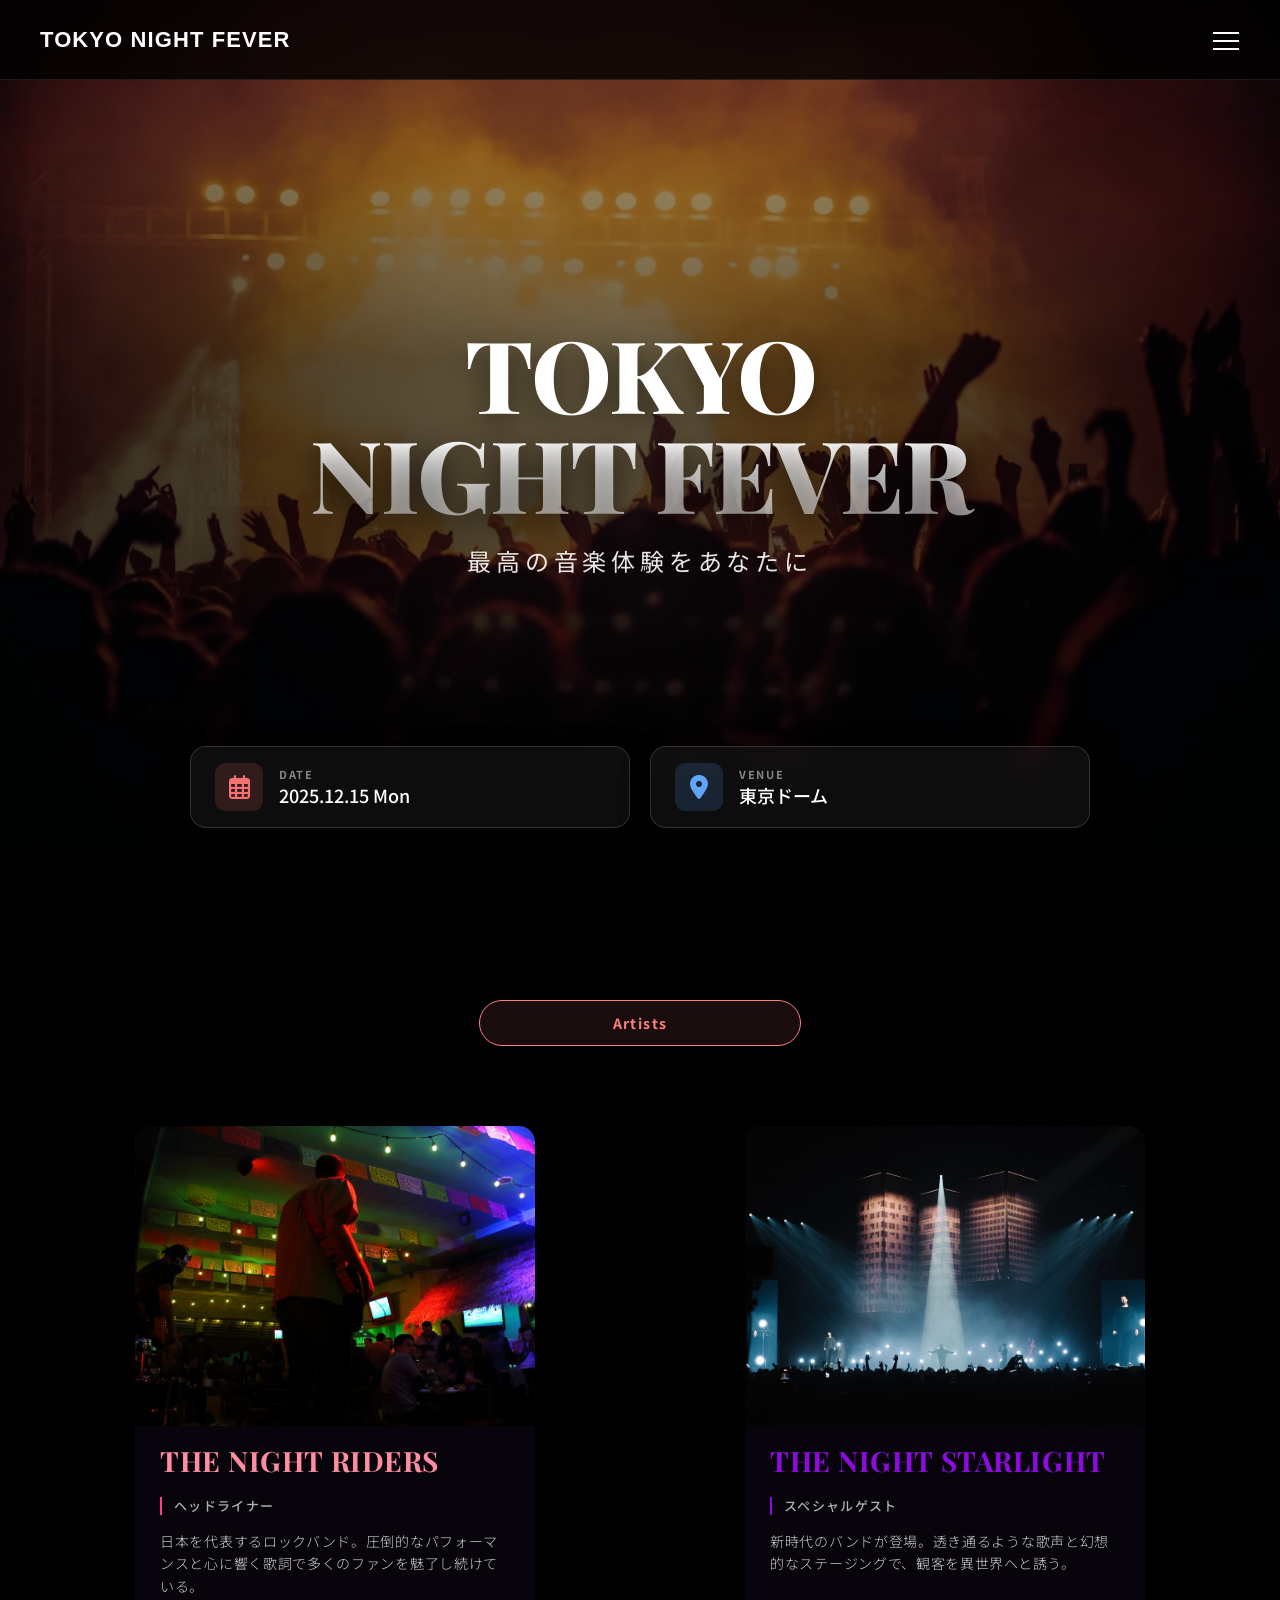
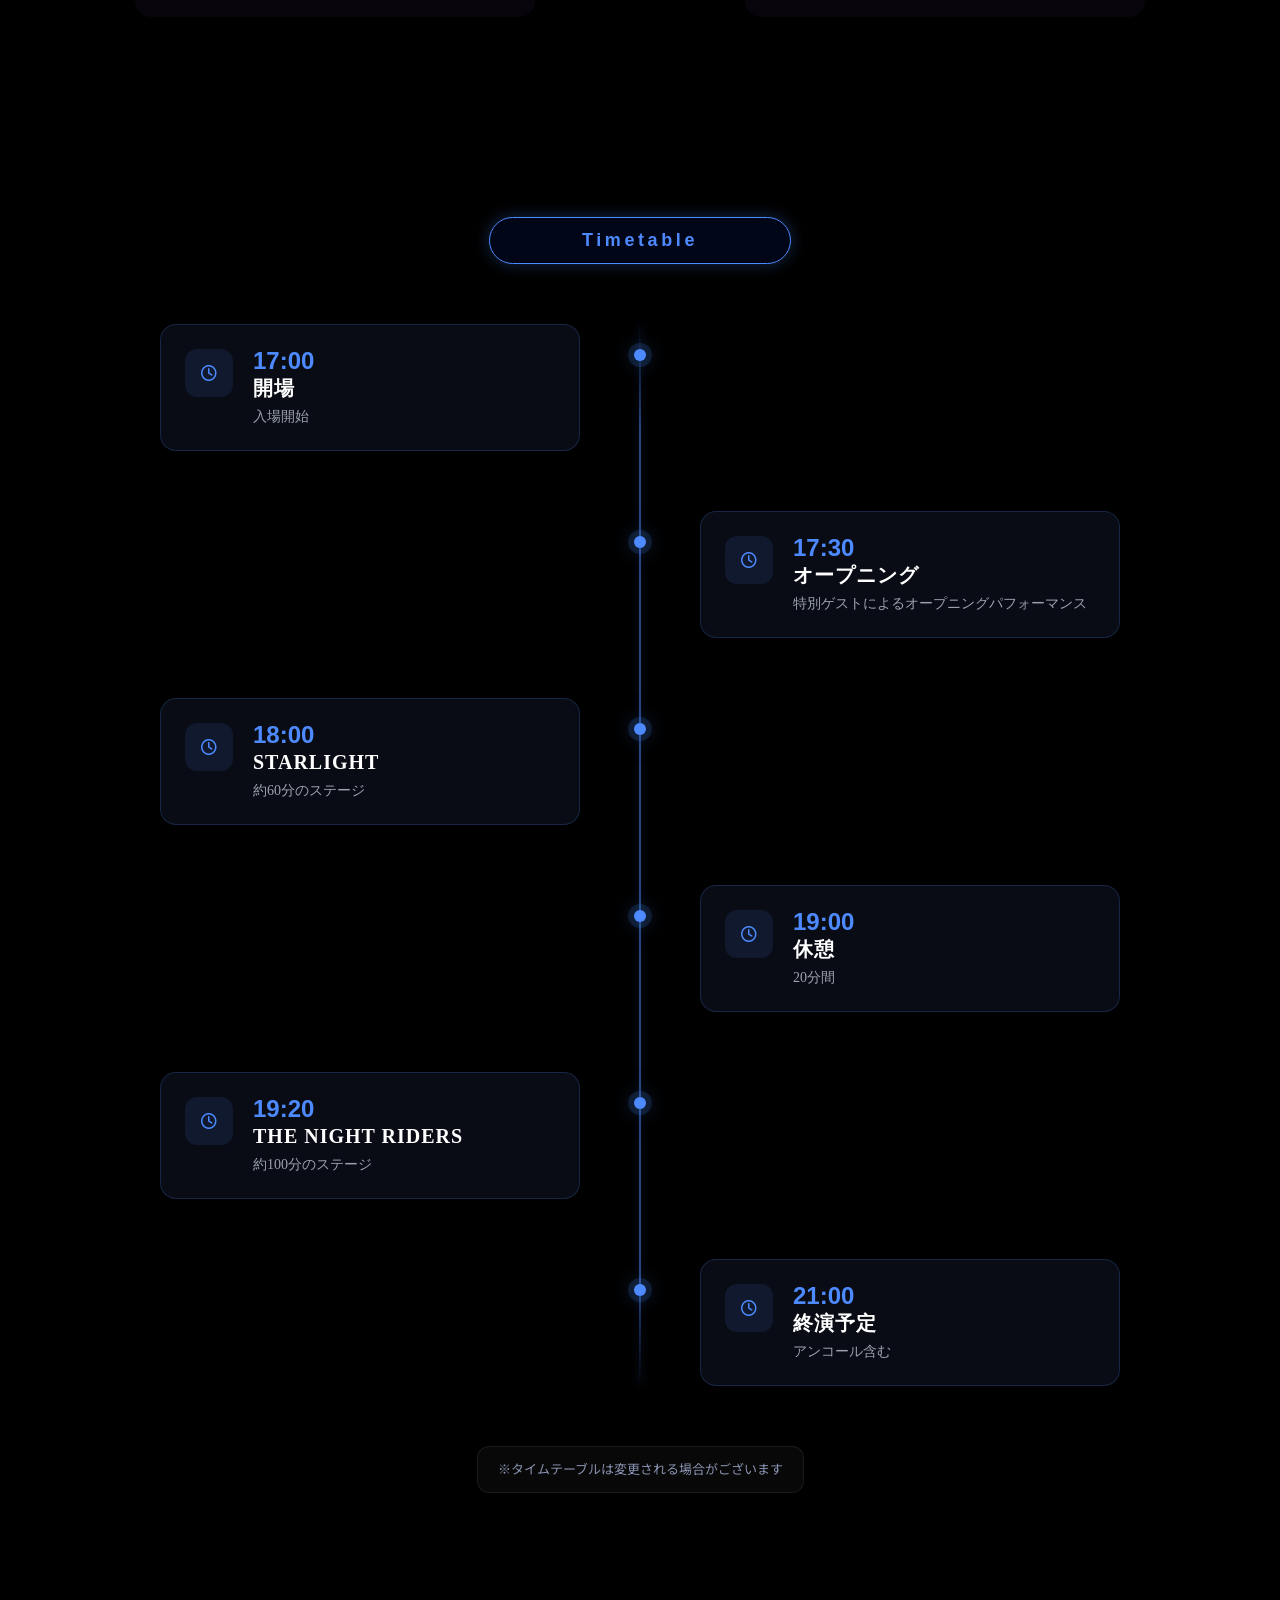
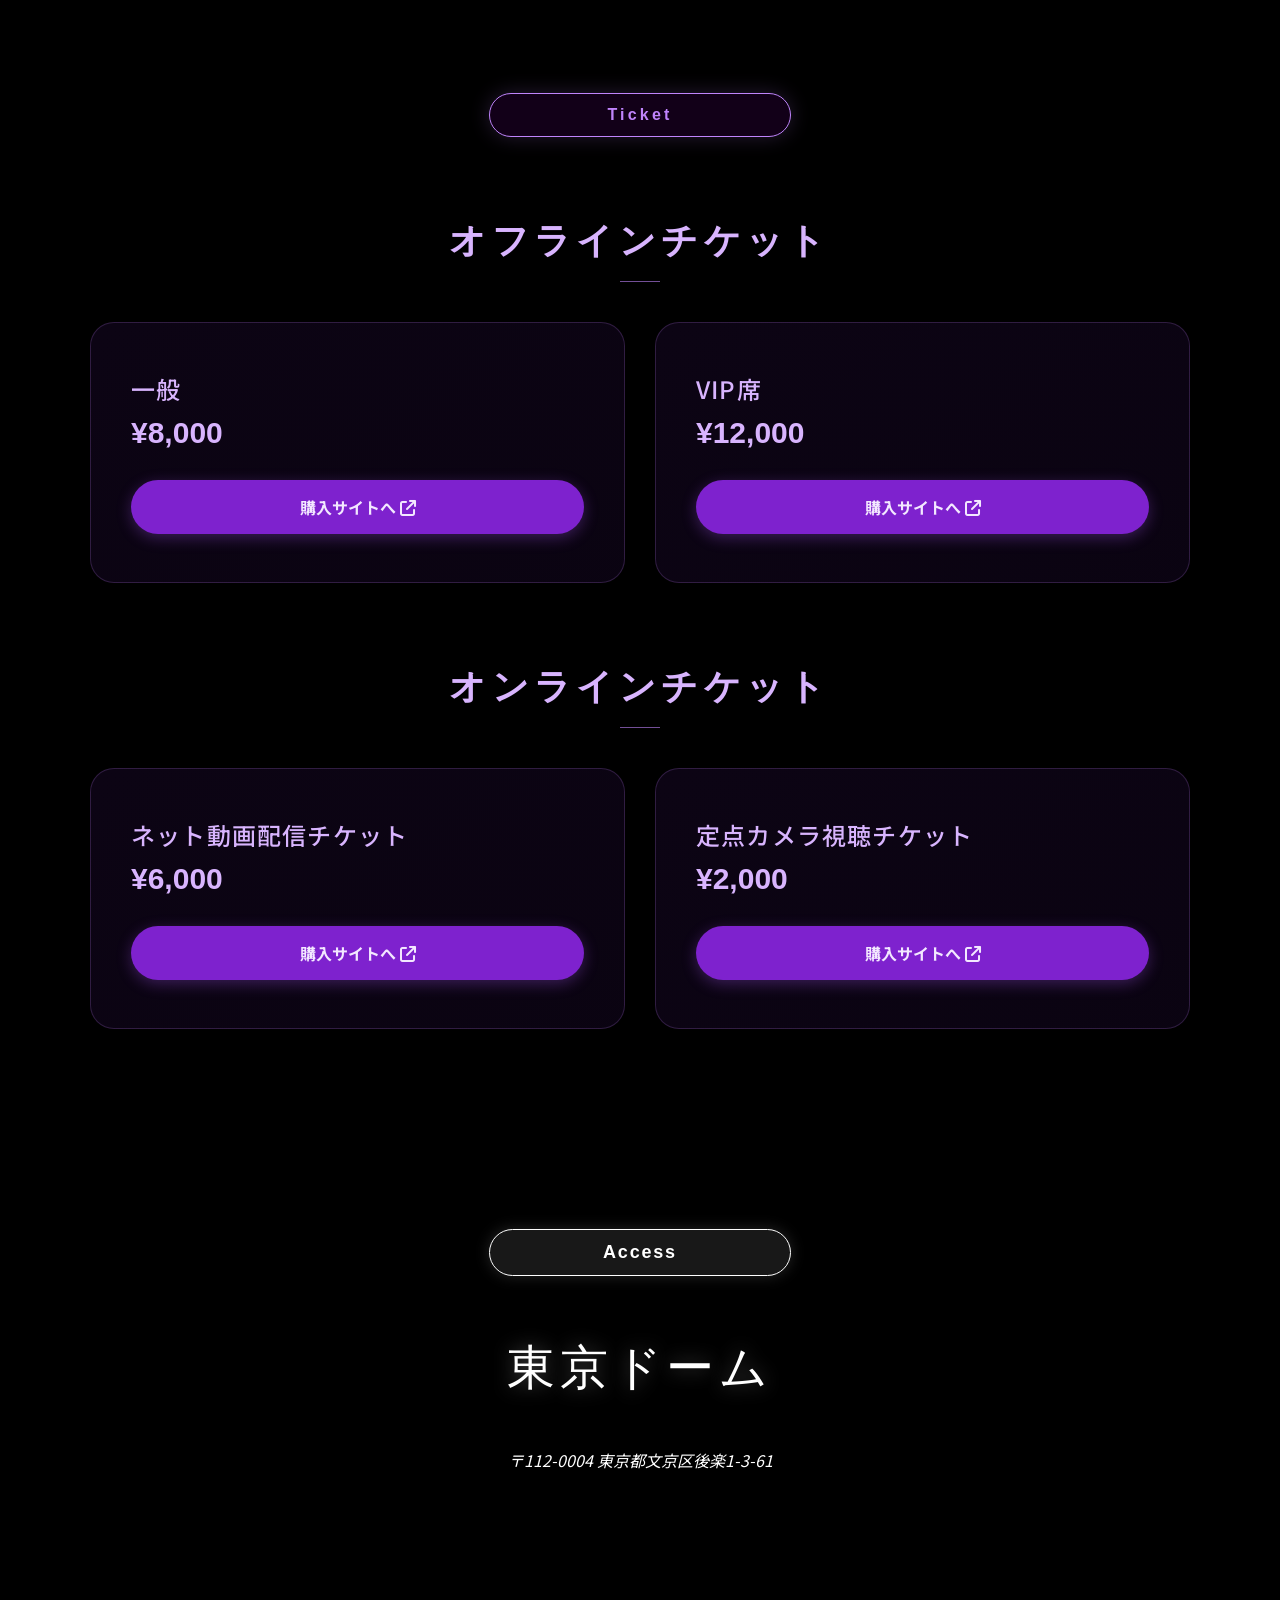
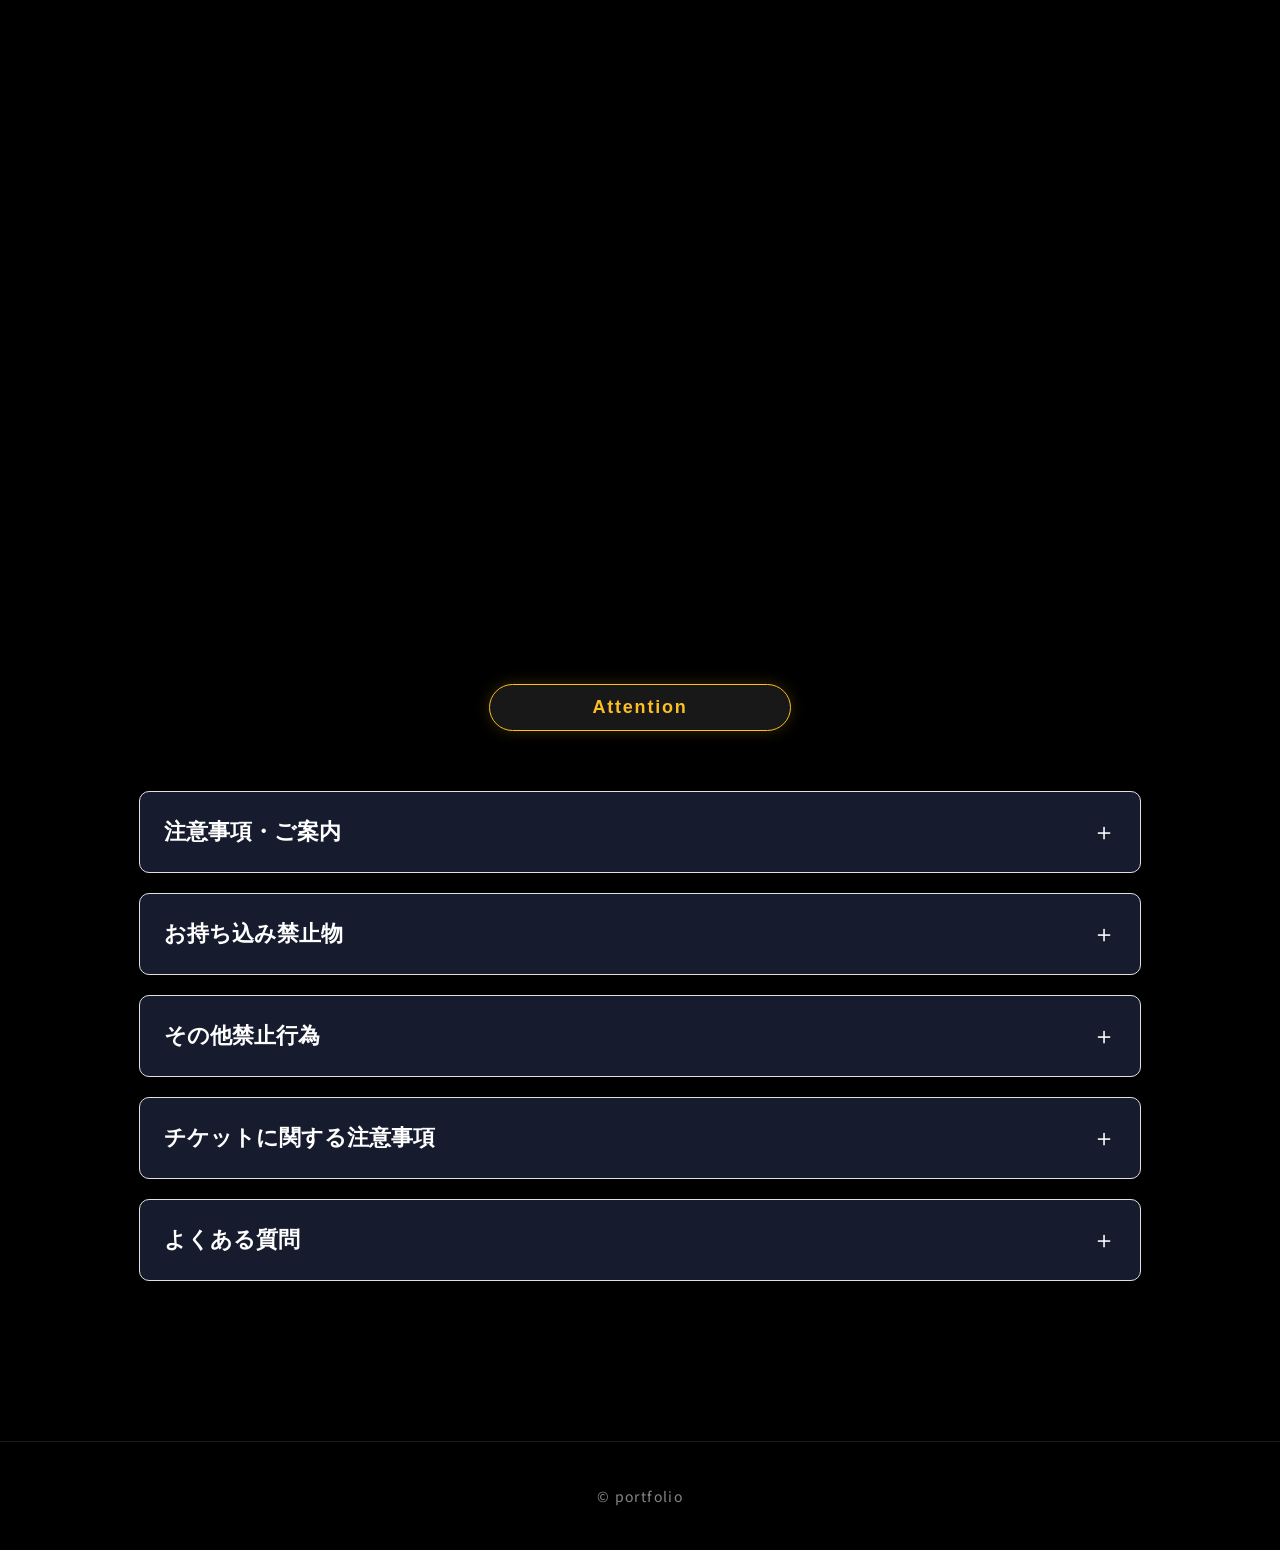
<file: index.html>
<!DOCTYPE html>
<html lang="ja">
<head>
  <meta charset="UTF-8">
  <meta name="viewport" content="width=device-width, initial-scale=1.0">
  
  <title>TOKYO NIGHT FEVER</title>
  
  <link rel="preconnect" href="https://fonts.googleapis.com">
  <link rel="preconnect" href="https://fonts.gstatic.com" crossorigin>
  <link href="https://fonts.googleapis.com/css2?family=Playfair+Display:wght@700&family=Noto+Sans+JP:wght@300;400;500&display=swap" rel="stylesheet"> 
  <link rel="stylesheet" href="https://cdnjs.cloudflare.com/ajax/libs/font-awesome/6.4.0/css/all.min.css">
  <link rel="stylesheet" href="live.css"> 
</head>
<body>

  <header class="header">
    <div class="header-logo">TOKYO NIGHT FEVER</div>

<!--メニューボタン-->
    <button class="hamburger-overlay" aria-label="メニュー" aria-controls="overlay-menu" aria-expanded="false">
      <span class="hamburger-overlay_line"></span>
      <span class="hamburger-overlay_line"></span>
      <span class="hamburger-overlay_line"></span>
    </button>

    <nav id="overlay-menu" class="nav-overlay" aria-hidden="true">
      <div class="nav-overlay_content">
        <ul class="nav-overlay_list">
         <li class="nav-overlay_item"><a href="#top" class="nav-overlay_link">Top</a></li>
         <li class="nav-overlay_item"><a href="#artists" class="nav-overlay_link">Artists</a></li>
         <li class="nav-overlay_item"><a href="#timetable" class="nav-overlay_link">Timetable</a></li>
         <li class="nav-overlay_item"><a href="#ticket" class="nav-overlay_link">Ticket</a></li>
         <li class="nav-overlay_item"><a href="#access" class="nav-overlay_link">Access</a></li>
         <li class="nav-overlay_item"><a href="#attention" class="nav-overlay_link">Attention</a></li>
       </ul>
     </div>
   </nav>
</header>

<main>

<!--タイトル-->    
    <section id="top" class="hero-area">                         <!--loadingはページ読み込みと同時に即座に取得・表示する-->
      <img src="images/Top.png" alt="TOKYO NIGHT FEVER メインビジュアル" loading="eager">
      <div class="image-overlay"></div>
      
    <div class="hero-content">
      <h1 class="hero-title">TOKYO<br><span class="gradient-text">NIGHT FEVER</span></h1>
      <p class="hero-subtitle">最高の音楽体験をあなたに</p>
    </div>
   
<!--日付-->      
    <div class="info-cards">
      <div class="info-card">
        <div class="info-card-date_icon">
          <i class="fa-regular fa-calendar-days"></i>
        </div>
        <div class="info-card_content">
          <span class="info-card_label">DATE</span>
          <time datetime="2025-12-15" class="info-card_value">2025.12.15 Mon</time></div>
      </div>

<!--場所-->
        <div class="info-card">
            <div class="info-card-venue_icon">
            <i class="fa-solid fa-location-dot"></i>
          </div>
          <div class="info-card_content">
            <span class="info-card_label">VENUE</span>
            <span class="info-card_value">東京ドーム</span>
          </div>
        </div>
      </div> 
    </section>

<!--出演アーティスト-->
    <section id="artists" class="section-artists">
      <h2 class="artists-label">Artists</h2>
      <div class="artists-container">

        <article class="artist-card"> <div class="artist-card_image">
            <img src="images/artist1.png" alt="THE NIGHT RIDERS" loading="lazy">
          </div>
          <div class="artist-card_content">
            <h3 class="artist-name">THE NIGHT RIDERS</h3>
            <p class="artist-role">ヘッドライナー</p>
            <p class="artist-desc">日本を代表するロックバンド。圧倒的なパフォーマンスと心に響く歌詞で多くのファンを魅了し続けている。</p>
          </div>
        </article>

    <article class="artist-card">
      <div class="artist-card_image">
        <img src="images/artist2.png" alt="THE NIGHT STARLIGHT" loading="lazy">
      </div>
      <div class="artist-card_content">
        <h3 class="artist-name">THE NIGHT STARLIGHT</h3>
        <p class="artist-role">スペシャルゲスト</p>
        <p class="artist-desc">新時代のバンドが登場。透き通るような歌声と幻想的なステージングで、観客を異世界へと誘う。</p>
      </div>
    </article>
  </div>
</section>

<!--タイムスケジュール-->
<section id="timetable" class="section-timetable">
      <div class="timetable-container">
        <h2 class="section-label timetable-label">Timetable</h2>
        
        <div class="timetable-list">
          <div class="dual-row">
            <div class="event-box">
              <div class="box-icon-area"><i class="fa-regular fa-clock" aria-hidden="true"></i>
              </div>
              <div class="box-content">
                <time class="event-time">17:00</time>
                <h3 class="event-title">開場</h3>
                <p class="event-subtitle">入場開始</p>
              </div>
            </div>
          </div>

          <div class="dual-row">
            <div class="event-box">
              <div class="box-icon-area">
                <i class="fa-regular fa-clock" aria-hidden="true"></i>
              </div>
              <div class="box-content">
                <time class="event-time">17:30</time>
                <h3 class="event-title">オープニング</h3>
                <p class="event-subtitle">特別ゲストによるオープニングパフォーマンス</p>
              </div>
            </div>
          </div> 

          <div class="dual-row">
            <div class="event-box">
              <div class="box-icon-area">
                <i class="fa-regular fa-clock" aria-hidden="true"></i>
              </div>
              <div class="box-content">
                <time class="event-time">18:00</time>
                <h3 class="event-title">STARLIGHT</h3> <p class="event-subtitle">約60分のステージ</p>
              </div>
            </div>
          </div>

          <div class="dual-row">
            <div class="event-box">
              <div class="box-icon-area">
                <i class="fa-regular fa-clock" aria-hidden="true"></i>
              </div>
              <div class="box-content">
                <time class="event-time">19:00</time>
                <h3 class="event-title">休憩</h3>
                <p class="event-subtitle">20分間</p>
              </div>
            </div>
          </div>

          <div class="dual-row">
            <div class="event-box">
              <div class="box-icon-area">
                <i class="fa-regular fa-clock" aria-hidden="true"></i>
              </div>
              <div class="box-content">
                <time class="event-time">19:20</time>
                <h3 class="event-title">THE NIGHT RIDERS</h3>
                <p class="event-subtitle">約100分のステージ</p>
              </div>
            </div>
          </div>

          <div class="dual-row">
            <div class="event-box">
              <div class="box-icon-area">
                <i class="fa-regular fa-clock" aria-hidden="true"></i>
              </div>
              <div class="box-content">
                <time class="event-time">21:00</time>
                <h3 class="event-title">終演予定</h3>
                <p class="event-subtitle">アンコール含む</p>
              </div>
            </div>
          </div>

        </div> </div> <p class="timetable-card">※タイムテーブルは変更される場合がございます</p>
    </section>

<!--チケット-->
<section id="ticket" class="section-ticket">
  <h2 class="ticket-label">Ticket</h2>

  <div class="ticket-group">
    <h3 class="ticket-category-title">オフラインチケット</h3>
    <div class="ticket-container">
      <div class="ticket-card">
        <h4 class="ticket-name">一般</h4> <div class="ticket-price">¥8,000</div><!--new↓-->
        <a href="#" class="ticket-btn">購入サイトへ <i class="fa-solid fa-arrow-up-right-from-square" aria-hidden="true"></i></a>
      </div>
      <div class="ticket-card">
        <h4 class="ticket-name">VIP席</h4>
        <div class="ticket-price">¥12,000</div>
        <a href="#" class="ticket-btn">購入サイトへ <i class="fa-solid fa-arrow-up-right-from-square" aria-hidden="true"></i></a>
      </div>
    </div>
  </div>

  <div class="ticket-group">
    <h3 class="ticket-category-title">オンラインチケット</h3>
    <div class="ticket-container">
      <div class="ticket-card">
        <h4 class="ticket-name">ネット動画配信チケット</h4>
        <div class="ticket-price">¥6,000</div>
        <a href="#" class="ticket-btn">購入サイトへ <i class="fa-solid fa-arrow-up-right-from-square" aria-hidden="true"></i></a>
      </div>
      <div class="ticket-card">
        <h4 class="ticket-name">定点カメラ視聴チケット</h4>
        <div class="ticket-price">¥2,000</div>
        <a href="#" class="ticket-btn">購入サイトへ <i class="fa-solid fa-arrow-up-right-from-square" aria-hidden="true"></i></a>
      </div>
    </div>
  </div>
</section>

<!--マップ-->
<section id="access" class="section-access">
  <h2 class="section-label access-label">Access</h2>
  <div class="access-info">
    <p class="venue-name">東京ドーム</p>
    <address class="venue-address">〒112-0004 東京都文京区後楽1-3-61</address>
  </div>
  <div class="map-container">
    <iframe src="https://www.google.com/maps/embed?pb=!1m18!1m12!1m3!1d3239.836552588336!2d139.7493163757888!3d35.705639572579315!2m3!1f0!2f0!3f0!3m2!1i1024!2i768!4f13.1!3m3!1m2!1s0x60188c4782eed4f3%3A0x5058b288249e640e!2z5p2x5Lqs44OJ44O844Og!5e0!3m2!1sja!2sjp!4v1769517165965!5m2!1sja!2sjp" width="600" height="450" style="border:0;" allowfullscreen="" loading="lazy" referrerpolicy="no-referrer-when-downgrade"></iframe>
  </div>
</section>

<!--注意事項-->
<section id="attention" class="section-attention">
  <h2 class="attention-label">Attention</h2>
  <div class="attention-content-wrapper">
    <details class="dark-accordion">
      <summary>注意事項・ご案内</summary>
      <div class="accordion-content">
        <ul>
          <li>開場時間前のご来場・開演時間後の入場はお控えください</li>
          <li>公演中の入退場は制限される場合がございます</li>
          <li>天候・交通機関の事情等により、イベントが中止または延期となる場合がございます</li>
          <li>他のお客様のご迷惑となる行為はお控えください</li>
        </ul>
      </div>
    </details>

    <details class="dark-accordion">
      <summary>お持ち込み禁止物</summary>
      <div class="accordion-content">
        <ul>
          <li>危険物（刃物類、爆発物など）</li>
          <li>大きな荷物やキャリーケース</li>
          <li>ペットボトルを含む飲食物（会場内でお買い求めください）</li>
          <li>カメラ・ビデオカメラ・録音機器</li>
        </ul>
     </div>
    </details>

    <details class="dark-accordion">
      <summary>その他禁止行為</summary>
      <div class="accordion-content">
        <ul>
          <li>会場内での録音・録画は禁止されています</li>
          <li>転売目的でのご購入は固くお断りいたします</li>
          <li>スタンディング席での過度な押し合いや危険行為</li>
          <li>公演の進行を妨げる行為</li>
        </ul>
      </div>
    </details>

    <details class="dark-accordion">
      <summary>チケットに関する注意事項</summary>
      <div class="accordion-content">
        <ul>
          <li>オンラインチケットは先着順での販売となります</li>
          <li>購入後のキャンセル・変更はできません</li>
          <li>入場時には購入時の本人確認書類が必要です</li>
          <li>未就学児の入場はご遠慮ください</li>
        </ul>
      </div>
    </details>

    <details class="dark-accordion">
      <summary>よくある質問</summary>
      <div class="accordion-content faq-list">
        <div class="faq-item">
          <p class="faq-q">Q. 再入場はできますか？</p>
          <p class="faq-a">A. 原則として再入場は固くお断りしております。</p>
        </div>
        <div class="faq-item">
          <p class="faq-q">Q. クロークはありますか？</p>
          <p class="faq-a">A. 会場内にクロークはございません。駅等のロッカーをご利用ください。</p>
        </div>
      </div>
    </details>
  </div>
</section>

</main>
  
<footer class="footer">
  <p>&copy; portfolio</p>
</footer>
  
  <script src="live.js"></script> 
</body>
</html>
</file>
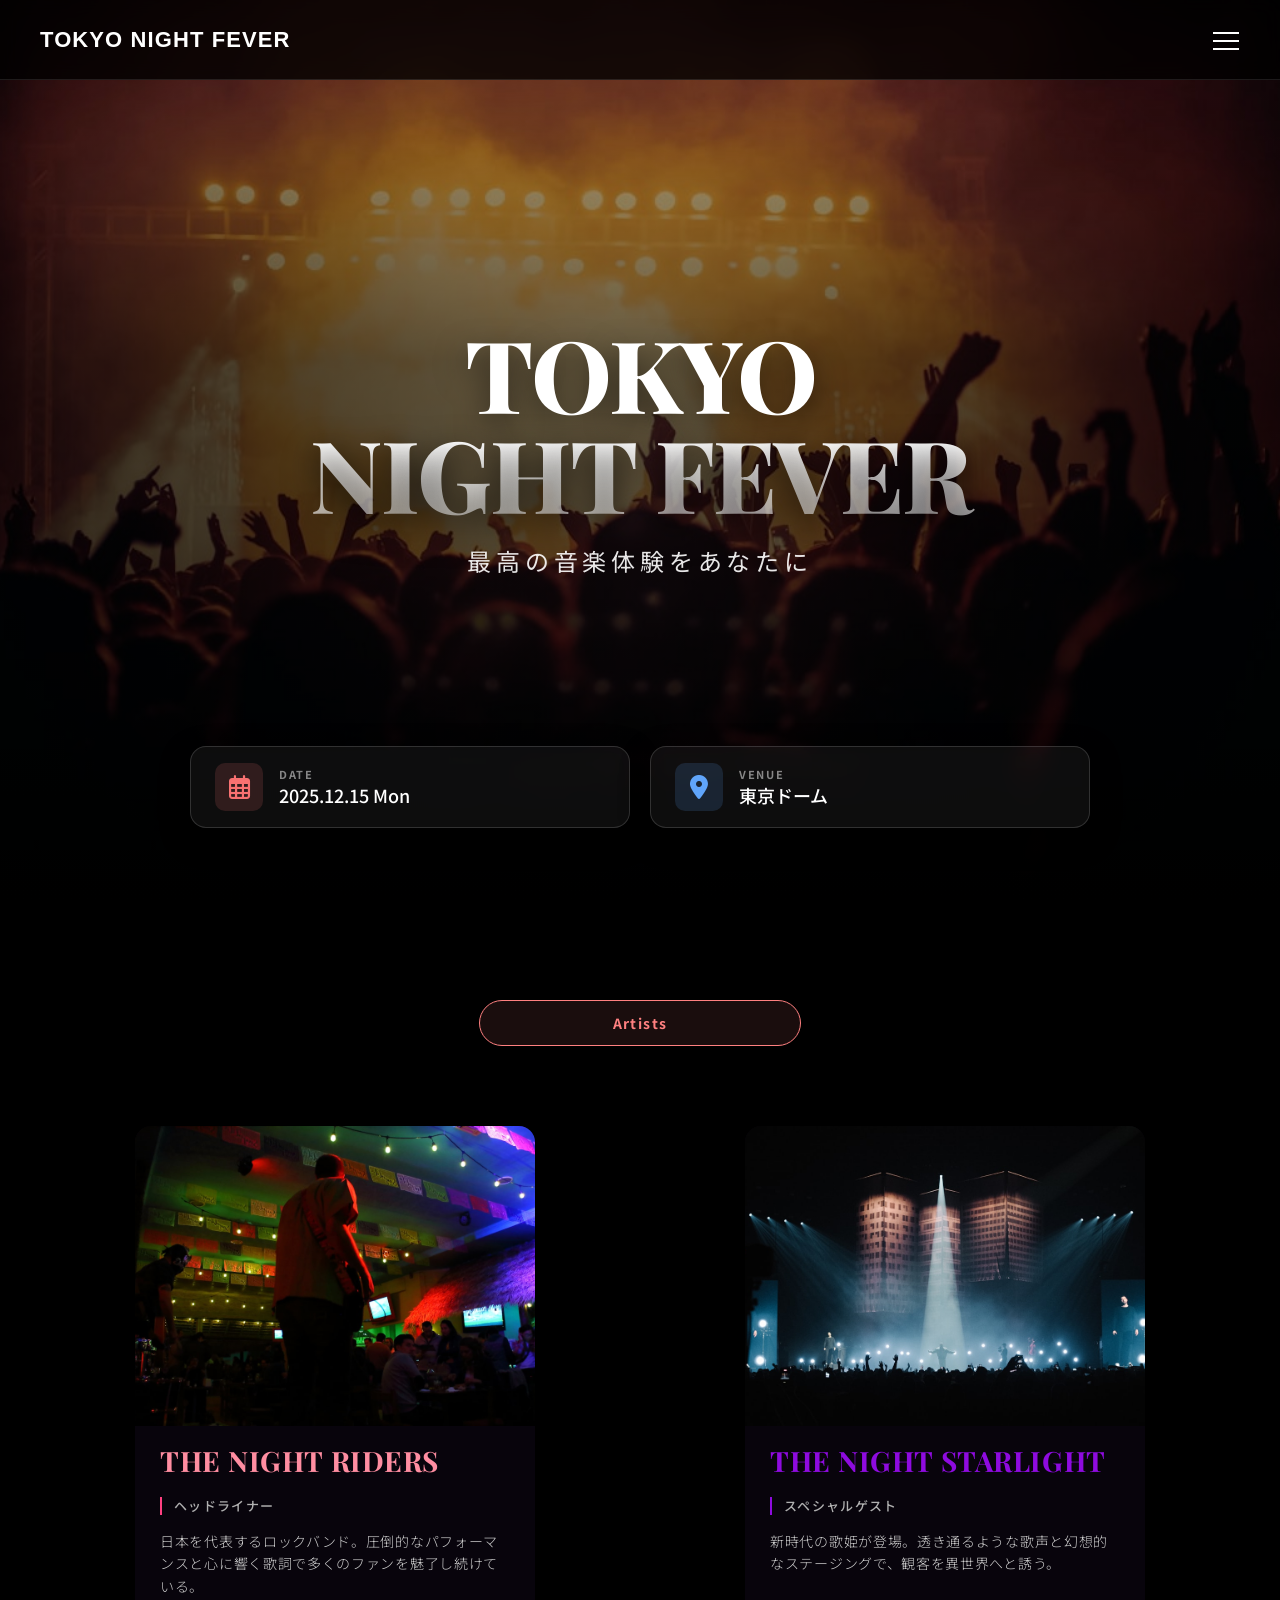
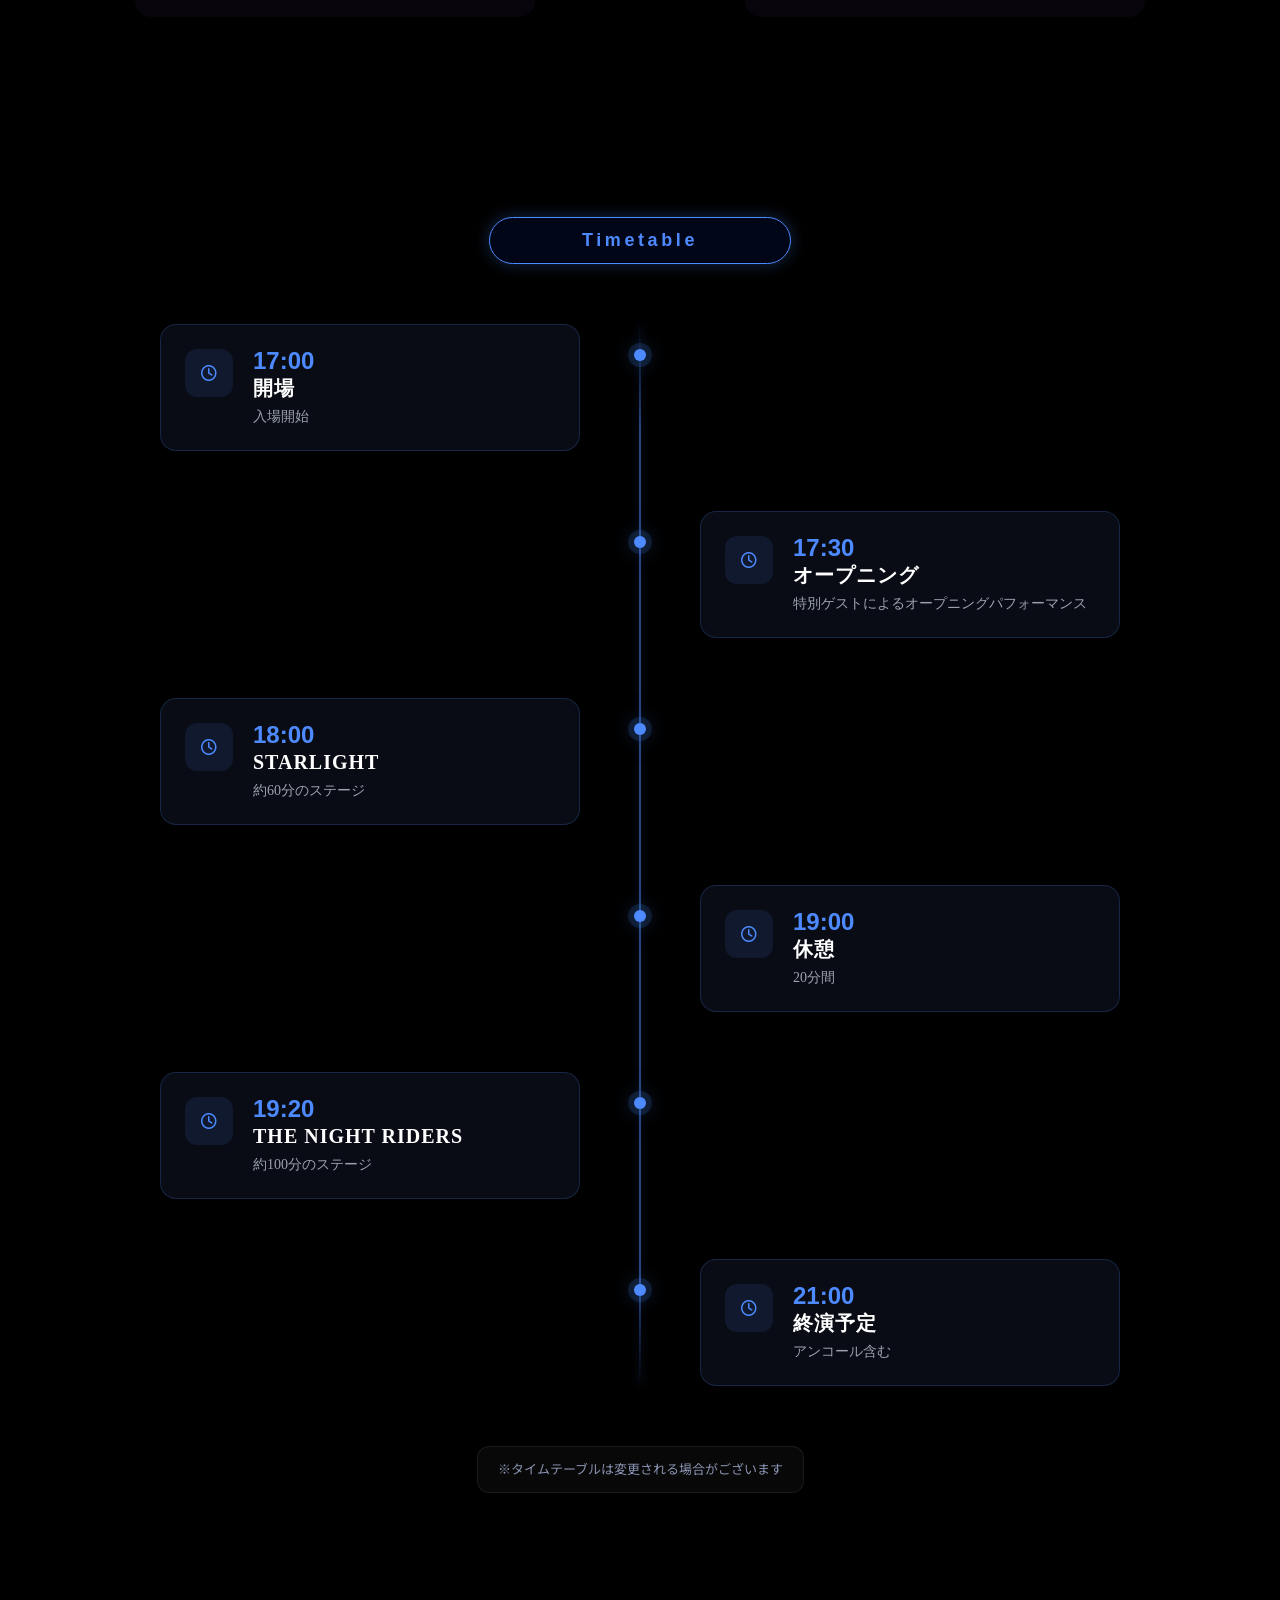
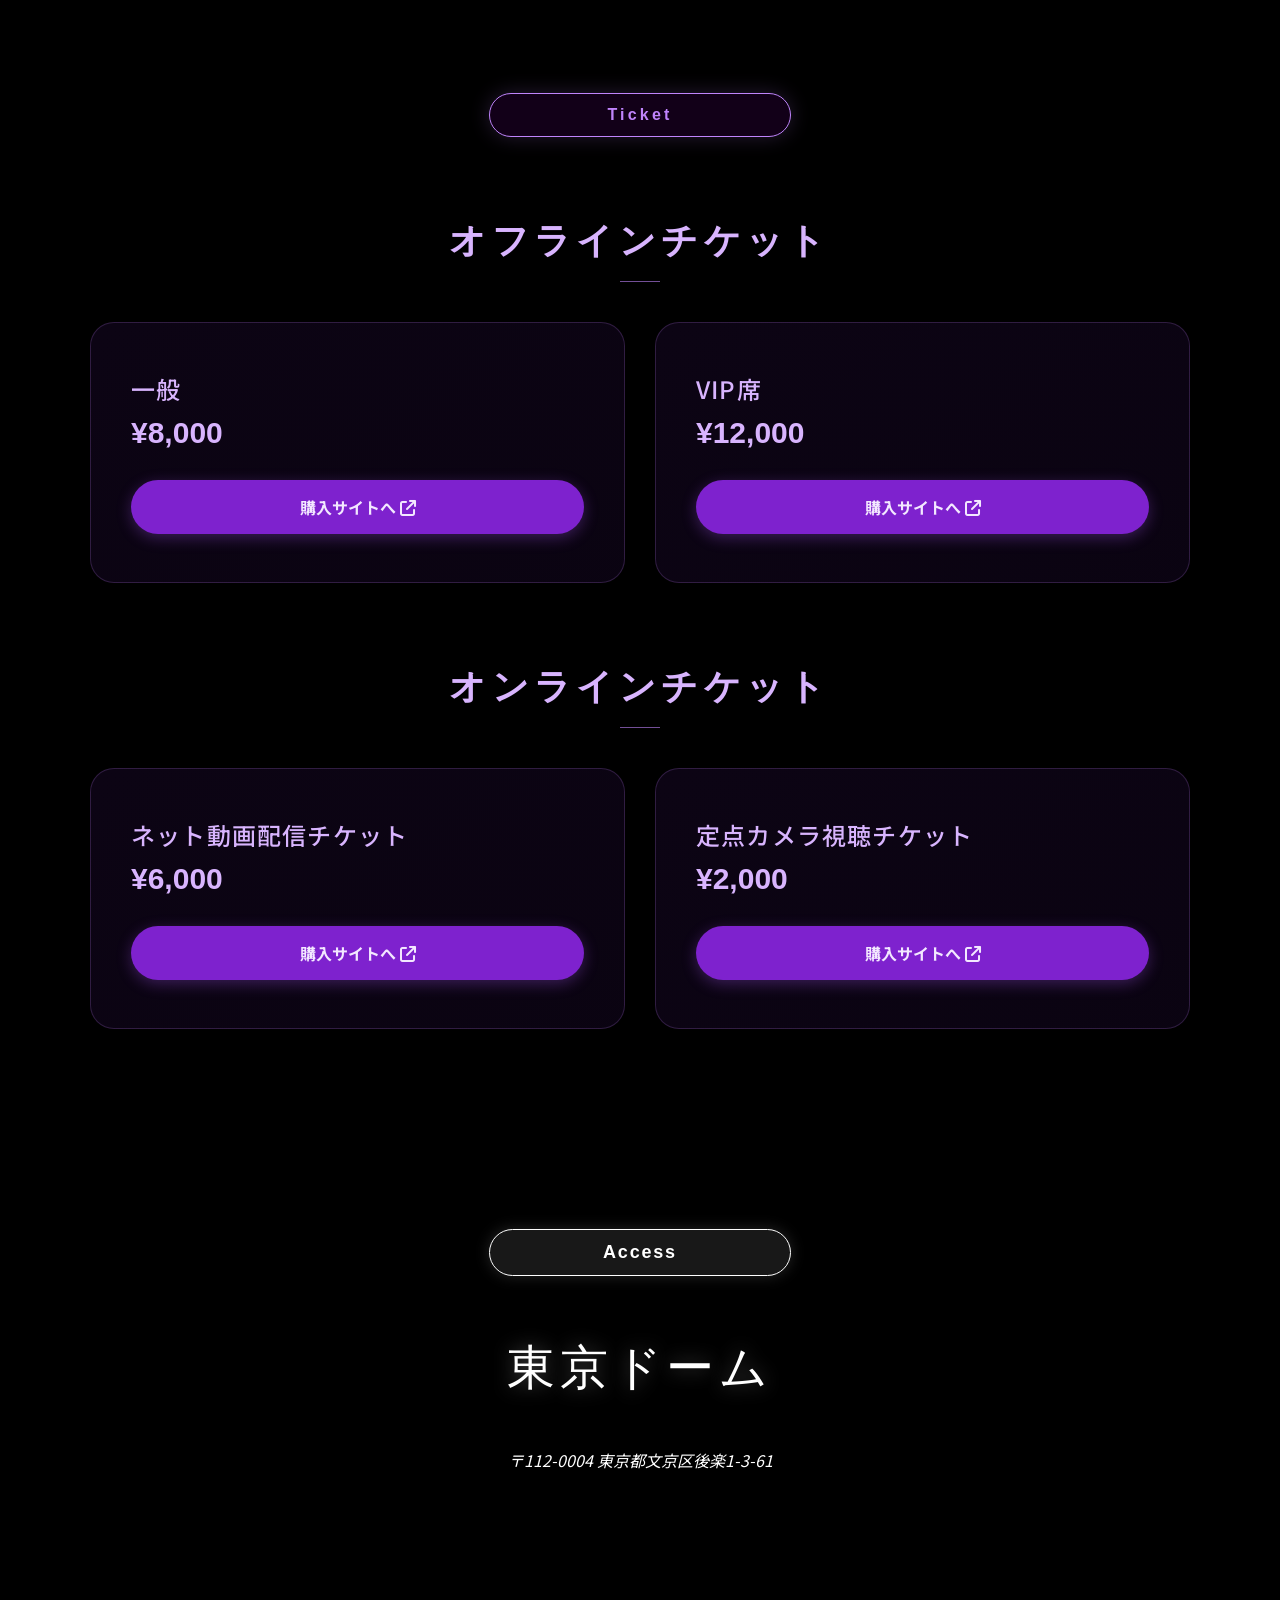
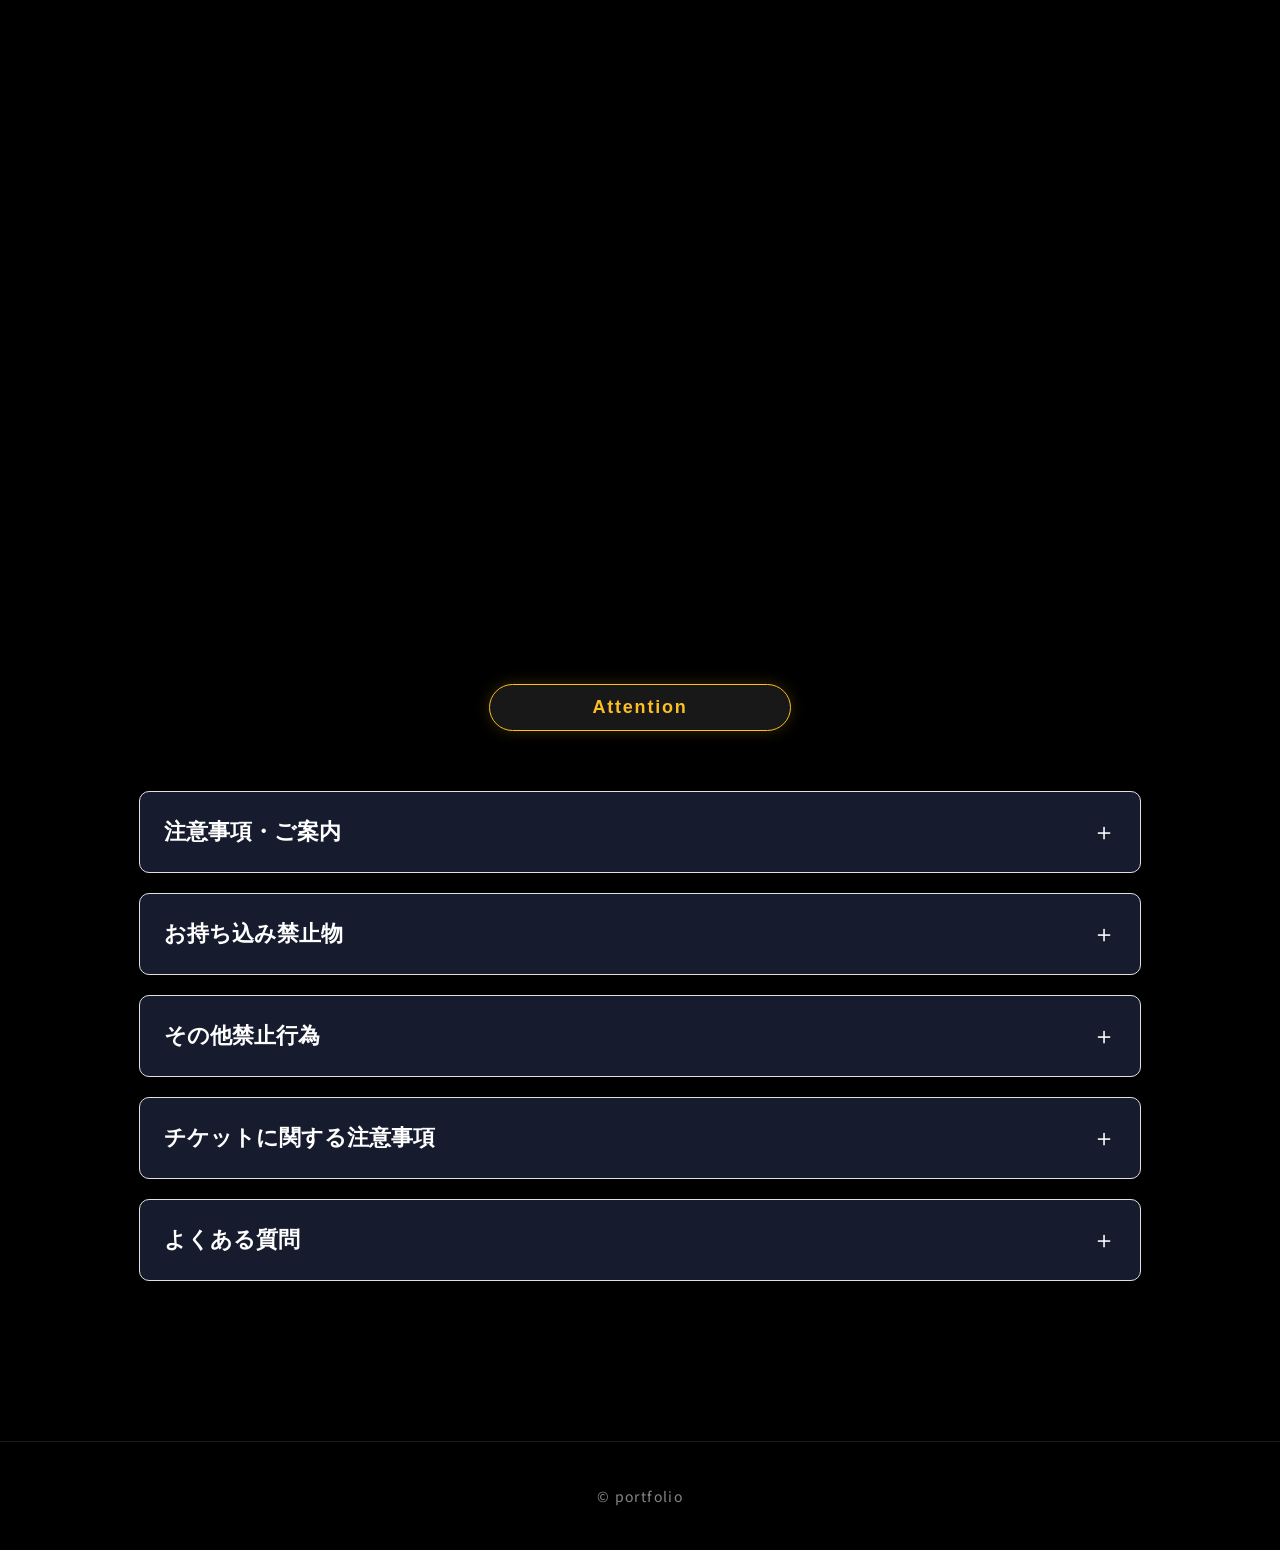
<file: live.html>
<!DOCTYPE html>
<html lang="ja">
<head>
  <meta charset="UTF-8">
  <meta name="viewport" content="width=device-width, initial-scale=1.0">
  
  <title>TOKYO NIGHT FEVER</title>
  
  <link rel="preconnect" href="https://fonts.googleapis.com">
  <link rel="preconnect" href="https://fonts.gstatic.com" crossorigin>
  <link href="https://fonts.googleapis.com/css2?family=Playfair+Display:wght@700&family=Noto+Sans+JP:wght@300;400;500&display=swap" rel="stylesheet"> 
  <link rel="stylesheet" href="https://cdnjs.cloudflare.com/ajax/libs/font-awesome/6.4.0/css/all.min.css">
  <link rel="stylesheet" href="live.css"> 
</head>
<body>

  <header class="header">
    <div class="header-logo">TOKYO NIGHT FEVER</div>

<!--メニューボタン-->
    <button class="hamburger-overlay" aria-label="メニュー" aria-controls="overlay-menu" aria-expanded="false">
      <span class="hamburger-overlay_line"></span>
      <span class="hamburger-overlay_line"></span>
      <span class="hamburger-overlay_line"></span>
    </button>

    <nav id="overlay-menu" class="nav-overlay" aria-hidden="true">
      <div class="nav-overlay_content">
        <ul class="nav-overlay_list">
         <li class="nav-overlay_item"><a href="#top" class="nav-overlay_link">Top</a></li>
         <li class="nav-overlay_item"><a href="#artists" class="nav-overlay_link">Artists</a></li>
         <li class="nav-overlay_item"><a href="#timetable" class="nav-overlay_link">Timetable</a></li>
         <li class="nav-overlay_item"><a href="#ticket" class="nav-overlay_link">Ticket</a></li>
         <li class="nav-overlay_item"><a href="#access" class="nav-overlay_link">Access</a></li>
         <li class="nav-overlay_item"><a href="#attention" class="nav-overlay_link">Attention</a></li>
       </ul>
     </div>
   </nav>
</header>

<main>

<!--タイトル-->    
    <section id="top" class="hero-area">                         <!--loadingはページ読み込みと同時に即座に取得・表示する-->
      <img src="images/Top.png" alt="TOKYO NIGHT FEVER メインビジュアル" loading="eager">
      <div class="image-overlay"></div>
      
    <div class="hero-content">
      <h1 class="hero-title">TOKYO<br><span class="gradient-text">NIGHT FEVER</span></h1>
      <p class="hero-subtitle">最高の音楽体験をあなたに</p>
    </div>
   
<!--日付-->      
    <div class="info-cards">
      <div class="info-card">
        <div class="info-card-date_icon">
          <i class="fa-regular fa-calendar-days"></i>
        </div>
        <div class="info-card_content">
          <span class="info-card_label">DATE</span>
          <time datetime="2025-12-15" class="info-card_value">2025.12.15 Mon</time></div>
      </div>

<!--場所-->
        <div class="info-card">
            <div class="info-card-venue_icon">
            <i class="fa-solid fa-location-dot"></i>
          </div>
          <div class="info-card_content">
            <span class="info-card_label">VENUE</span>
            <span class="info-card_value">東京ドーム</span>
          </div>
        </div>
      </div> 
    </section>

<!--出演アーティスト-->
    <section id="artists" class="section-artists">
      <h2 class="artists-label">Artists</h2>
      <div class="artists-container">

        <article class="artist-card"> <div class="artist-card_image">
            <img src="images/artist1.png" alt="THE NIGHT RIDERS" loading="lazy">
          </div>
          <div class="artist-card_content">
            <h3 class="artist-name">THE NIGHT RIDERS</h3>
            <p class="artist-role">ヘッドライナー</p>
            <p class="artist-desc">日本を代表するロックバンド。圧倒的なパフォーマンスと心に響く歌詞で多くのファンを魅了し続けている。</p>
          </div>
        </article>

    <article class="artist-card">
      <div class="artist-card_image">
        <img src="images/artist2.png" alt="THE NIGHT STARLIGHT" loading="lazy">
      </div>
      <div class="artist-card_content">
        <h3 class="artist-name">THE NIGHT STARLIGHT</h3>
        <p class="artist-role">スペシャルゲスト</p>
        <p class="artist-desc">新時代の歌姫が登場。透き通るような歌声と幻想的なステージングで、観客を異世界へと誘う。</p>
      </div>
    </article>
  </div>
</section>

<!--タイムスケジュール-->
<section id="timetable" class="section-timetable">
      <div class="timetable-container">
        <h2 class="section-label timetable-label">Timetable</h2>
        
        <div class="timetable-list">
          <div class="dual-row">
            <div class="event-box">
              <div class="box-icon-area"><i class="fa-regular fa-clock" aria-hidden="true"></i>
              </div>
              <div class="box-content">
                <time class="event-time">17:00</time>
                <h3 class="event-title">開場</h3>
                <p class="event-subtitle">入場開始</p>
              </div>
            </div>
          </div>

          <div class="dual-row">
            <div class="event-box">
              <div class="box-icon-area">
                <i class="fa-regular fa-clock" aria-hidden="true"></i>
              </div>
              <div class="box-content">
                <time class="event-time">17:30</time>
                <h3 class="event-title">オープニング</h3>
                <p class="event-subtitle">特別ゲストによるオープニングパフォーマンス</p>
              </div>
            </div>
          </div> 

          <div class="dual-row">
            <div class="event-box">
              <div class="box-icon-area">
                <i class="fa-regular fa-clock" aria-hidden="true"></i>
              </div>
              <div class="box-content">
                <time class="event-time">18:00</time>
                <h3 class="event-title">STARLIGHT</h3> <p class="event-subtitle">約60分のステージ</p>
              </div>
            </div>
          </div>

          <div class="dual-row">
            <div class="event-box">
              <div class="box-icon-area">
                <i class="fa-regular fa-clock" aria-hidden="true"></i>
              </div>
              <div class="box-content">
                <time class="event-time">19:00</time>
                <h3 class="event-title">休憩</h3>
                <p class="event-subtitle">20分間</p>
              </div>
            </div>
          </div>

          <div class="dual-row">
            <div class="event-box">
              <div class="box-icon-area">
                <i class="fa-regular fa-clock" aria-hidden="true"></i>
              </div>
              <div class="box-content">
                <time class="event-time">19:20</time>
                <h3 class="event-title">THE NIGHT RIDERS</h3>
                <p class="event-subtitle">約100分のステージ</p>
              </div>
            </div>
          </div>

          <div class="dual-row">
            <div class="event-box">
              <div class="box-icon-area">
                <i class="fa-regular fa-clock" aria-hidden="true"></i>
              </div>
              <div class="box-content">
                <time class="event-time">21:00</time>
                <h3 class="event-title">終演予定</h3>
                <p class="event-subtitle">アンコール含む</p>
              </div>
            </div>
          </div>

        </div> </div> <p class="timetable-card">※タイムテーブルは変更される場合がございます</p>
    </section>

<!--チケット-->
<section id="ticket" class="section-ticket">
  <h2 class="ticket-label">Ticket</h2>

  <div class="ticket-group">
    <h3 class="ticket-category-title">オフラインチケット</h3>
    <div class="ticket-container">
      <div class="ticket-card">
        <h4 class="ticket-name">一般</h4> <div class="ticket-price">¥8,000</div><!--new↓-->
        <a href="#" class="ticket-btn">購入サイトへ <i class="fa-solid fa-arrow-up-right-from-square" aria-hidden="true"></i></a>
      </div>
      <div class="ticket-card">
        <h4 class="ticket-name">VIP席</h4>
        <div class="ticket-price">¥12,000</div>
        <a href="#" class="ticket-btn">購入サイトへ <i class="fa-solid fa-arrow-up-right-from-square" aria-hidden="true"></i></a>
      </div>
    </div>
  </div>

  <div class="ticket-group">
    <h3 class="ticket-category-title">オンラインチケット</h3>
    <div class="ticket-container">
      <div class="ticket-card">
        <h4 class="ticket-name">ネット動画配信チケット</h4>
        <div class="ticket-price">¥6,000</div>
        <a href="#" class="ticket-btn">購入サイトへ <i class="fa-solid fa-arrow-up-right-from-square" aria-hidden="true"></i></a>
      </div>
      <div class="ticket-card">
        <h4 class="ticket-name">定点カメラ視聴チケット</h4>
        <div class="ticket-price">¥2,000</div>
        <a href="#" class="ticket-btn">購入サイトへ <i class="fa-solid fa-arrow-up-right-from-square" aria-hidden="true"></i></a>
      </div>
    </div>
  </div>
</section>

<!--マップ-->
<section id="access" class="section-access">
  <h2 class="section-label access-label">Access</h2>
  <div class="access-info">
    <p class="venue-name">東京ドーム</p>
    <address class="venue-address">〒112-0004 東京都文京区後楽1-3-61</address>
  </div>
  <div class="map-container">
    <iframe src="https://www.google.com/maps/embed?pb=!1m18!1m12!1m3!1d3239.836552588336!2d139.7493163757888!3d35.705639572579315!2m3!1f0!2f0!3f0!3m2!1i1024!2i768!4f13.1!3m3!1m2!1s0x60188c4782eed4f3%3A0x5058b288249e640e!2z5p2x5Lqs44OJ44O844Og!5e0!3m2!1sja!2sjp!4v1769517165965!5m2!1sja!2sjp" width="600" height="450" style="border:0;" allowfullscreen="" loading="lazy" referrerpolicy="no-referrer-when-downgrade"></iframe>
  </div>
</section>

<!--注意事項-->
<section id="attention" class="section-attention">
  <h2 class="attention-label">Attention</h2>
  <div class="attention-content-wrapper">
    <details class="dark-accordion">
      <summary>注意事項・ご案内</summary>
      <div class="accordion-content">
        <ul>
          <li>開場時間前のご来場・開演時間後の入場はお控えください</li>
          <li>公演中の入退場は制限される場合がございます</li>
          <li>天候・交通機関の事情等により、イベントが中止または延期となる場合がございます</li>
          <li>他のお客様のご迷惑となる行為はお控えください</li>
        </ul>
      </div>
    </details>

    <details class="dark-accordion">
      <summary>お持ち込み禁止物</summary>
      <div class="accordion-content">
        <ul>
          <li>危険物（刃物類、爆発物など）</li>
          <li>大きな荷物やキャリーケース</li>
          <li>ペットボトルを含む飲食物（会場内でお買い求めください）</li>
          <li>カメラ・ビデオカメラ・録音機器</li>
        </ul>
     </div>
    </details>

    <details class="dark-accordion">
      <summary>その他禁止行為</summary>
      <div class="accordion-content">
        <ul>
          <li>会場内での録音・録画は禁止されています</li>
          <li>転売目的でのご購入は固くお断りいたします</li>
          <li>スタンディング席での過度な押し合いや危険行為</li>
          <li>公演の進行を妨げる行為</li>
        </ul>
      </div>
    </details>

    <details class="dark-accordion">
      <summary>チケットに関する注意事項</summary>
      <div class="accordion-content">
        <ul>
          <li>オンラインチケットは先着順での販売となります</li>
          <li>購入後のキャンセル・変更はできません</li>
          <li>入場時には購入時の本人確認書類が必要です</li>
          <li>未就学児の入場はご遠慮ください</li>
        </ul>
      </div>
    </details>

    <details class="dark-accordion">
      <summary>よくある質問</summary>
      <div class="accordion-content faq-list">
        <div class="faq-item">
          <p class="faq-q">Q. 再入場はできますか？</p>
          <p class="faq-a">A. 原則として再入場は固くお断りしております。</p>
        </div>
        <div class="faq-item">
          <p class="faq-q">Q. クロークはありますか？</p>
          <p class="faq-a">A. 会場内にクロークはございません。駅等のロッカーをご利用ください。</p>
        </div>
      </div>
    </details>
  </div>
</section>

</main>
  
<footer class="footer">
  <p>&copy; portfolio</p>
</footer>
  
  <script src="live.js"></script> 
</body>
</html>
</file>
<file: live.css>
:root {
  --color-bg-primary: #000000;
  --color-text-main: #FFFFFF;
  --color-accent: #4a90e2;
  --header-bg: rgba(0,0,0, 0.8);

  --z-index-header: 1000;
  --z-index-nav-overlay: 900;
  --z-index-interactive: 1001;

  --transition-default: 0.6s cubic-bezier(0.22, 1, 0.36, 1);
}

/* ページ内リンクの移動を滑らかにする */
html {
  scroll-behavior: smooth;
}

body {
  margin: 0;
  padding: 0;
  background-color: var(--color-bg-primary);
  font-family: 'Noto Sans JP', sans-serif;
  color: var(--color-text-main);
  overflow-x: hidden;
}

/* ヘッダー */
.header {
  position: fixed;
  top: 0;
  left: 0;
  width: 100%;
  height: 80px;
  background-color: var(--header-bg);
  backdrop-filter: blur(10px);
  -webkit-backdrop-filter: blur(10px);
  display: flex;
  justify-content: space-between;
  align-items: center;
  padding: 0 40px;
  box-sizing: border-box;
  z-index: var(--z-index-header);
  border-bottom: 1px solid rgba(255, 255, 255, 0.1);
}

/* ヘッダーのテキストロゴ */
.header-logo {
color: var(--color-text-main);
  font-size: 22px;
  margin: 0;
  font-family: 'Inter', sans-serif;
  font-weight: 700;
  letter-spacing: 0.05em;
  text-transform: uppercase;
  z-index: var(--z-index-interactive);
}

/* ハンバーガーボタン */
.hamburger-overlay {
  position: relative;
  z-index: var(--z-index-interactive);
  width: 48px;
  height: 48px;
  border: none;
  background: transparent;
  cursor: pointer;
  margin-right: -10px;
  transition: opacity 0.3s ease;
}

/* フォーカス時のアクセシビリティ対応 */
.hamburger-overlay:focus-visible {
  outline: 2px solid var(--color-accent);
  outline-offset: 2px;
}

.hamburger-overlay_line {
  position: absolute;
  left: 11px;
  width: 26px;
  height: 2px;
  background-color: var(--color-text-main);/*new*/
  transition: var(--transition-default);/*new*/
}

.hamburger-overlay_line:nth-of-type(1) { top: 16px; }
.hamburger-overlay_line:nth-of-type(2) { top: 24px; }
.hamburger-overlay_line:nth-of-type(3) { top: 32px; }

.hamburger-overlay.active .hamburger-overlay_line:nth-of-type(1) {
  transform: translateY(8px) rotate(-45deg);
}
.hamburger-overlay.active .hamburger-overlay_line:nth-of-type(2) {
  opacity: 0;
  transform: translateX(-10px);
}
.hamburger-overlay.active .hamburger-overlay_line:nth-of-type(3) {
  transform: translateY(-8px) rotate(45deg);
}

/*  ハンバーガーボタンを押すと現れる全画面メニュー  */
.nav-overlay {
  position: fixed;
  top: 0;
  left: 0;
  width: 100%;
  height: 100vh;
  background-color: rgba(0, 0, 0, 0.95);
  visibility: hidden;
  opacity: 0;
  transition: opacity var(--transition-default), visibility var(--transition-default);
  z-index: var(--z-index-nav-overlay);
}

.nav-overlay.active {
  visibility: visible;
  opacity: 1;
}

.nav-overlay_content {
  display: flex;
  justify-content: center;
  align-items: center;
  height: 100%;
}

.nav-overlay_list {
  list-style: none;
  margin: 0;
  padding: 0;
  text-align: center;
}

.nav-overlay_item {
  opacity: 0;
  transform: translateY(30px);
  transition: transform var(--transition-default), opacity var(--transition-default);/*new*/
  margin-bottom: 20px;/*new*/
}

.nav-overlay.active .nav-overlay_item {
  opacity: 1;
  transform: translateY(0);
}

/*メニューを開いた時の文字の遅延*/
.nav-overlay.active .nav-overlay_item:nth-child(1) { transition-delay: 0.1s; }
.nav-overlay.active .nav-overlay_item:nth-child(2) { transition-delay: 0.15s; }
.nav-overlay.active .nav-overlay_item:nth-child(3) { transition-delay: 0.2s; }
.nav-overlay.active .nav-overlay_item:nth-child(4) { transition-delay: 0.25s; }
.nav-overlay.active .nav-overlay_item:nth-child(5) { transition-delay: 0.3s; }
.nav-overlay.active .nav-overlay_item:nth-child(6) { transition-delay: 0.35s; }

/* メニュー内のリンク文字のデザイン */
.nav-overlay_link {
  display: inline-block;
  padding: 10px 20px;
  color: var(--color-text-main);
  font-size: clamp(24px, 5vw, 40px);
  text-decoration: none;
  font-family: 'Playfair Display', serif;
  font-weight: 700;
  transition: 0.3s ease, letter-spacing 0.3s ease;
}

.nav-overlay_link:hover {
  color: var(--color-accent);
  letter-spacing: 0.1em; /* マウスカーソルで文字に合わせたら少し文字間が広がる演出 */
}

/* メインビジュアル */
main {
  width: 100%;
  position: relative;
}

.hero-area {
  position: relative;
  width: 100%;
  height: 100vh;
  height: 100svh;
  overflow: hidden;
  background-color: var(--color-bg-primary);
}

.hero-area img {
  width: 100%;
  height: 100%;
  object-fit: cover;
  display: block;
  aspect-ratio: 16 / 9;
}

.image-overlay {
  position: absolute;
  inset: 0; 
  z-index: 10; 
  background: linear-gradient(
    to bottom,
    rgba(0, 0, 0, 0) 0%,           
    rgba(0, 0, 0, 0.6) 40%,
    rgba(0, 0, 0, 0.7) 80%,       
    var(--color-bg-primary) 100%
  );
  pointer-events: none;
}



.hero-content {
  position: absolute;
  top: 50%;
  left: 50%;
  transform: translate(-50%, -50%);
  width: 100%;
  max-width: 1200px;
  padding: 0 20px;
  text-align: center;
  z-index: 20;
}

/* タイトル */
.hero-title {
  margin: 0 0 20px 0;
  font-size: clamp(48px, 12vw, 100px);
  color: var(--color-text-main);
  font-family: 'Playfair Display', serif;
  font-weight: 800;
  line-height: 1;
  letter-spacing: -0.02em;
  text-shadow: 0 10px 30px rgba(0, 0, 0, 0.5);
}

.gradient-text {
  display: block; /* 改行をCSSで制御 */
  background:linear-gradient(
    to bottom,
    #ffffff 20%,
    rgba(255, 255, 255, 0.6) 100%
  );
  -webkit-background-clip: text;
  background-clip: text; 
  -webkit-text-fill-color: transparent;
  filter: drop-shadow(0 5px 15px rgba(0, 0, 0, 0.3));
}

.hero-subtitle {
  margin: 0;
  font-size: clamp(16px, 3vw, 24px);
  color: rgba(255, 255, 255, 0.9);
  font-family: 'Noto Sans JP', sans-serif;
  font-weight: 400;
  letter-spacing: 0.2em;
  text-transform: uppercase;
  animation: heroFadeUp 1.2s ease-out forwards;
}

/* ページを開いた時にふわっと文字が浮かぶ */
@keyframes heroFadeUp {
  from {
    opacity: 0;
    transform: translateY(20px);
  }
  to {
    opacity: 1;
    transform: translateY(0);
  }
}

/* インフォメーションカード */
.info-cards {
  position: absolute;
  bottom: 8%;
  left: 50%;
  transform: translateX(-50%);
  display: flex;
  justify-content: center;
  gap: 20px;
  width: 90%;
  max-width: 900px;
  z-index: 20;
}

.info-card {
  display: flex;
  align-items: center;
  gap: 16px;
  background: rgba(255, 255, 255, 0.05);
  border: 1px solid rgba(255, 255, 255, 0.15);
  border-radius: 16px;
  padding: 16px 24px;
  backdrop-filter: blur(12px);
  -webkit-backdrop-filter: blur(12px);
  flex: 1;
  box-shadow: 0 10px 30px rgba(0, 0, 0, 0.4);
  transition: transform 0.3s ease, border-color 0.3s ease;/*new*/
}


/* アイコンの共通スタイル */
.info-card-date_icon,
.info-card-venue_icon {
  font-size: 24px;
  border-radius: 10px;
  width: 48px;
  height: 48px;
  flex-shrink: 0;
  display: flex;
  justify-content: center;
  align-items: center;
  margin-right: 0;
}

/* 個別カラーの適用 */
.info-card-date_icon {
  color: #f87171;
  background-color: rgba(248, 113, 113, 0.15);
}


.info-card-venue_icon {
  color: #60a5fa;
  background-color: rgba(96, 165, 250, 0.15);
}

.info-card_content {
  display: flex;
  flex-direction: column;
  line-height: 1.2;
}

.info-card_label {
  color: rgba(255, 255, 255, 0.5); 
  font-size: 11px;
  font-weight: 700;
  letter-spacing: 0.15em;
  text-transform: uppercase;
  margin-bottom: 4px;
}

.info-card_value {
  color: var(--color-text-main);
  font-size: 18px;
  font-weight: 500;
  white-space: nowrap;
}

/* Artistsセクション */
.section-artists {
  background-color: var(--color-bg-primary);
  padding: 100px 20px;
}

/* 共通ラベルスタイル */
.artists-label {
  display: block;
  width: fit-content;
  min-width: 240px;
  margin: 0 auto 80px;
  padding: 12px 40px;
  background: rgba(255, 128, 128, 0.1);
  border: 1px solid #FF8080;
  border-radius: 50px;
  color: #FF8080;
  font-size: 14px;
  font-weight: 700;
  letter-spacing: 0.1em;
  text-align: center;
}

.artists-container {
  display: flex;         
  justify-content: center; 
  gap: 20px;              
  flex-wrap: wrap;        
  max-width: 1200px;
  margin: 0 auto;
}

.artist-card {
  width: 100%;
  max-width: 400px; 
  margin: 0 auto ; 
  background-color: rgba(20, 10, 30, 0.4);
  border-radius: 16px;
  overflow: hidden;
  min-height: 400px;
}



/* 画像エリアの設定 */
.artist-card_image { 
  width: 100%;
  overflow: hidden;
  height:300px;
}

.artist-card_image img {
  width: 100%;
  height: 100%;
  object-fit: cover;
  transition: transform 0.6s ease;
}

/* Artistsセクション */
.artist-card_content { 
  padding: 20px 25px;
  text-align: left;
  box-sizing: border-box;
}

/* 共通のアーティスト名スタイル */
.artist-name { 
  font-family: 'Playfair Display', serif;
  color: #ff8da1; 
  font-size: 28px;
  margin: 0 0 15px 0;
  letter-spacing: 0.02em;
  line-height: 1.1;
  text-transform: uppercase;
}

/* 共通の役割スタイル */
.artist-role { 
  color: #b0b0b0;
  font-size: 13px;
  margin: 0 0 15px 0; 
  padding-left: 12px;
  border-left: 2px solid #ff4081; 
  line-height: 1.4;
  font-weight: 500;
  display: inline-block;
  letter-spacing: 0.1em; 
}

/* 2番目のカードの名前の色を変更 */
.artist-card:nth-child(2) .artist-name { 
  color: #8e0bdf; 
}

/* 2番目のカードのアクセント線の色を変更 */
.artist-card:nth-child(2) .artist-role { 
  border-left-color: #8e0bdf;
}

.artist-desc {
  color: #cccccc;
  font-size: 14px;
  line-height: 1.6;
  margin: 0;
  font-weight: 300;
  letter-spacing: 0.05em;
}

/* Timetableセクション */

.section-timetable {
  background-color: #000; 
  padding: 100px 20px; 
  position: relative;
  overflow: hidden;
}

.timetable-label {
  width: 100%;
  max-width: 300px;
  height: auto;
  padding: 12px 0;
  margin: 0 auto 60px;
  display: flex;
  justify-content: center;
  align-items: center;
  background-color: rgba(0, 10, 40, 0.6);
  border: 1px solid #4D8AFF;
  border-radius: 50px;
  font-family: 'Inter', sans-serif;
  font-size: 18px;
  font-weight: 600;
  letter-spacing: 0.2em;
  color: #4D8AFF;
  position: relative;
  z-index: 2;
  box-shadow: 0 0 15px rgba(77, 138, 255, 0.3);
}

.event-title {
  margin: 0;
  font-size: 20px;
  color: #FFFFFF;
  font-family: "Shippori Mincho", "Hiragino Mincho ProN", serif;
  font-weight: 600;
  letter-spacing: 0.05em;
  line-height: 1.4;
}

.event-subtitle {
  margin: 6px 0 0 0;
  font-size: 14px;
  color: #9CA3AF;
  font-family: "Shippori Mincho", "Hiragino Mincho ProN", serif; /* new: フォント指定を統一 */
  font-weight: 400;
}

.timetable-list {
  width: 100%;
  max-width: 1000px;
  margin: 0 auto;
  position: relative;
  padding: 0 20px;
  box-sizing: border-box;
}

.timetable-list::before {
  content: "";
  position: absolute;
  top: 0;
  bottom: 0;
  left: 50%;
  width: 1px;
  background: linear-gradient(
    to bottom,
    rgba(77, 138, 255, 0) 0%,
    #4D8AFF 10%,
    #4D8AFF 90%,
    rgba(77, 138, 255, 0) 100%
  );
  transform: translateX(-50%);
  box-shadow: 0 0 8px rgba(77, 138, 255, 0.4);
  z-index: 0;
}

.dual-row {
  display: flex;
  width: 50%;
  box-sizing: border-box;
  margin-bottom: 60px; 
  position: relative;
}

/* 奇数番目（左側） */
.dual-row:nth-child(odd) {
  margin-right: auto;
  justify-content: flex-end;
  padding-right: 60px;
  text-align: left;
}

/* 左側のボックスでは、中身を右寄せにして中央線に沿わせる */
.dual-row:nth-child(odd) .box-content {
  align-items: flex-end;
  text-align: left;
}

/* 偶数番目（右側） */
.dual-row:nth-child(even) {
  margin-left: auto;
  justify-content: flex-start;
  padding-left: 60px;
  text-align: left;
}

/* 線の上の光るドット */
.dual-row::after {
  content: "";
  position: absolute;
  top: 25px; 
  width: 12px;
  height: 12px;
  border-radius: 50%;
  background-color: #4D8AFF;
  box-shadow:
    0 0 0 6px rgba(77, 138, 255, 0.15),
    0 0 20px rgba(77, 138, 255, 0.6),
    0 0 60px rgba(77, 138, 255, 0.3),
    0 0 100px rgba(77, 138, 255, 0.2);
  z-index: 5;
}

/* 奇数番目（左側）のドット位置 */
.dual-row:nth-child(odd)::after {
  right: -6px; 
}

/* 偶数番目（右側）のドット位置 */
.dual-row:nth-child(even)::after {
  left: -6px;
}

/* 各イベントのボックス */
.event-box {
  width: 100%;
  max-width: 500px;
  background-color: rgba(11, 15, 25, 0.85);
  border: 1px solid rgba(77, 138, 255, 0.2);
  border-radius: 16px;
  padding: 24px;
  display: flex;
  align-items: flex-start;
  gap: 20px;
  position: relative;
  box-sizing: border-box;
  backdrop-filter: blur(10px);
}

/* ボックス内のパーツ */
.box-icon-area {
  width: 48px;
  height: 48px;
  min-width: 48px;
  background-color: rgba(77, 138, 255, 0.1);
  border-radius: 12px;
  display: flex;
  justify-content: center;
  align-items: center;
  color: #4D8AFF;
}

/* 箱の中の時間 */
.event-time {
  font-family: 'Inter', sans-serif;
  font-size: 24px;
  font-weight: 700;
  color: #4D8AFF;
  margin-bottom: 4px;
  line-height: 1;
}

.timetable-card {
  width: fit-content;
  max-width: 90%;
  margin: 60px auto 0;
  background-color: rgba(255, 255, 255, 0.03); 
  border: 1px solid rgba(255, 255, 255, 0.08); 
  border-radius: 12px;
  padding: 12px 20px;
  box-sizing: border-box;
  color: #8892b0;
  font-size: 13px;
  text-align: center;
  line-height: 1.6;
}

.ticket-label {
  width: 100%;
  max-width: 300px;
  height: auto;
  padding: 12px 0;
  margin: 0 auto 80px;
  border-radius: 50px;
  display: flex;
  justify-content: center;
  align-items: center;
  font-family: 'Inter', sans-serif;
  font-size: 16px;
  font-weight: 700;
  letter-spacing: 0.2em;
  position: relative;
  z-index: 2;
  background-color: rgba(30, 0, 40, 0.6);
  border: 1px solid #c084fc;
  color: #c084fc;
  box-shadow: 0 0 20px rgba(192, 132, 252, 0.2);
}

/* Ticketセクション */
.section-ticket {
  background-color: var(--color-bg-primary);
  padding: 100px 20px;
  text-align: center;
}

.ticket-category-title {
  color: #d8b4fe;
  font-family: "Shippori Mincho", serif;
  font-size: clamp(28px, 5vw, 36px);
  margin: 80px 0 40px;
  letter-spacing: 0.15em;
  position: relative;
}

/* タイトルの下に短い線 */
.ticket-category-title::after {
  content: "";
  display: block;
  width: 40px;
  height: 1px;
  background: #c084fc;
  margin: 15px auto 0;
  opacity: 0.6;
}

.ticket-container {
  display: flex;
  justify-content: center;
  gap: 30px;
  max-width: 1100px;
  margin: 0 auto;
  flex-wrap: wrap;
}

.ticket-card {
  flex: 1;
  min-width: 320px;
  background: linear-gradient(145deg, rgba(30, 10, 50, 0.4), rgba(15, 5, 25, 0.7));
  border: 1px solid rgba(192, 132, 252, 0.2);
  border-radius: 24px;
  padding: 48px 40px;
  text-align: left;
  box-sizing: border-box;
  display: flex;
  flex-direction: column;
  justify-content: space-between;
  backdrop-filter: blur(10px);
}

.ticket-name {
  color: #d8b4fe;
  font-size: 24px;
  margin: 0 0 10px 0;
  font-weight: 500;
  letter-spacing: 0.05em;
}

.ticket-price {
  color: #d8b4fe;
  font-size: 30px;
  font-weight: bold;
  font-family: 'Inter', sans-serif;
  margin-bottom: 30px;
}

.ticket-btn {
  display: block;
  width: 100%;
  background-color: #7e22ce;
  color: #f3e8ff;
  text-decoration: none;
  padding: 15px 0;
  border-radius: 50px;
  text-align: center;
  font-weight: bold;
  transition: all 0.3s ease;
  box-shadow: 0 4px 15px rgba(168, 85, 247, 0.3);
}

.icon-arrow {
  font-size: 14px;
  margin-left: 5px;
}

/* Accessセクション */
.section-access {
  background-color: var(--color-bg-primary);
  padding: 100px 20px;
  text-align: center;
  color: #fff;
}

/* ACCESSラベルのデザイン */
.access-label {
  width: 100%;
  max-width: 300px;
  height: auto;
  padding: 12px 0;
  margin: 0 auto 60px;
  border-radius: 50px;
  display: flex;
  justify-content: center;
  align-items: center;
  font-family: 'Inter', sans-serif;
  font-size: 18px;
  font-weight: bold;
  letter-spacing: 0.1em;
  position: relative;
  z-index: 2;
  background-color: rgba(40, 40, 40, 0.6);
  border: 1px solid #fff;
  color: #fff;
  box-shadow: 0 0 15px rgba(255, 255, 255, 0.15); /* new: 他のラベルと同様に微かな光（影）を追加し、統一感を持たせる */
}

/* 東京ドームの文字デザイン */
.venue-name {
  font-family: "Shippori Mincho", serif;
  font-size: 48px;
  letter-spacing: 0.1em;
  font-weight: 500;
  text-shadow: 0 0 20px rgba(255, 255, 255, 0.3);
}

.map-container {
  margin-top: 50px;
  position: relative;
  width: 100%;
  max-width: 1000px;
  margin-left: auto;
  margin-right: auto;
  border-radius: 20px;
  overflow: hidden;
  aspect-ratio: 16 / 9;
}

.map-container iframe {
  position: absolute;
  top: 0;
  left: 0;
  width: 100%;
  height: 100%;
  display: block;
}

.section-attention {
  background-color: var(--color-bg-primary);
  padding: 100px 20px;
  text-align: center;
  color: #fff;
}

.attention-label {
  width: 100%;
  max-width: 300px;
  height: auto;
  padding: 12px 0;
  margin: 0 auto 60px;
  border-radius: 50px;
  display: flex;
  justify-content: center;
  align-items: center;
  font-family: 'Inter', sans-serif;
  font-size: 18px;
  font-weight: bold;
  letter-spacing: 0.1em;
  position: relative;
  z-index: 2;
  background-color: rgba(40, 40, 40, 0.6);
  border: 1px solid #FBBF24;
  color: #FBBF24;
  box-shadow: 0 0 15px rgba(251, 191, 36, 0.2);
}

/* 外枠（箱）のデザイン */
.dark-accordion {
  background-color: #161b2e;
  color: #ffffff;
  border: 1px solid #E0E0E0;
  border-radius: 10px;
  max-width: 1000px;
  font-family: "Shippori Mincho", serif;
  margin: 0 auto 20px auto;
  text-align: left;
  transition: border-color 0.3s ease, box-shadow 0.3s ease;
}

.dark-accordion summary {
  display: flex;
  justify-content: space-between;
  align-items: center;
  padding: 24px;
  font-size: 22px;
  font-weight: bold;
  cursor: pointer;
  list-style: none;
  outline: none;
  user-select: none;
  transition: background-color 0.3s ease;
  border-radius: 10px;
}


.dark-accordion summary::-webkit-details-marker {
  display: none;
}

/* 「＋/－」アイコン */
.dark-accordion summary::after {
  content: "＋";
  font-size: 24px;
  font-weight: lighter;
  margin-left: 10px;
  transition: transform 0.3s ease;
}

.dark-accordion[open] summary::after {
  content: "－";
  transform: rotate(180deg);
}

.accordion-content {
  padding: 0 20px 20px 20px;
  border-top: 1px solid transparent;
  font-size: 18px;
  line-height: 1.8;
  color: #d0d0d0;
  animation: fadeInDown 0.4s ease-out forwards;
}

@keyframes fadeInDown {
  from {
    opacity: 0;
    transform: translateY(-10px);
  }
  to {
    opacity: 1;
    transform: translateY(0);
  }
}

.accordion-content ul {
  margin: 0;
  padding-left: 20px;
}

.accordion-content li {
  margin-bottom: 10px;
}

/* フッター */
.footer {
  text-align: center;
  padding: 30px 0;
  margin-top: 40px;
  color: #888;
  font-size: 14px;
  letter-spacing: 0.1em;
  border-top: 1px solid rgba(255, 255, 255, 0.1);
}

/* スマホ用レスポンシブデザイン (Media Queries) */
@media (max-width: 767px) {
  
  .header {
    padding: 0 20px;
    height: 80px;
  }

  .hero-title {
    top: 42%;
    font-size: clamp(40px, 10vw, 70px);
    transform: translateY(-20px);
  }

  .hero-subtitle {
    top: 65%; 
    font-size: clamp(20px, 4vw, 36px);
    
  }

  .info-cards {
    bottom: 5%;
    flex-direction: column;
    width: 95%;
    gap: 15px;
  }

  .info-card {
    padding: 10px 15px;
    flex: 1 1 calc(50% - 15px);
    min-width: 130px; 
  }
  
  .info-card_icon { font-size: 28px; }
  .info-card_value { font-size: 16px; }

  .artists-title {
    font-size: 40px;
  }

  .artist-name {
    font-size: 30px;
  }

  .timetable-list::before {
    left: 20px;
    transform: none;
  }

  .dual-row,
  .dual-row:nth-child(odd),
  .dual-row:nth-child(even) {
    width: 100%;
    justify-content: flex-start;
    margin: 0 0 30px 0;
    padding-left: 50px;
    padding-right: 0;
    text-align: left;
  }

  .dual-row:nth-child(odd) .box-content {
    align-items: flex-start;
    text-align: left;
  }

  /* 光るドットの位置調整 */
  .dual-row::after,
  .dual-row:nth-child(odd)::after,
  .dual-row:nth-child(even)::after {
    left: 1px; 
    right: auto;
    transform: translateX(-50%);
  }

  .event-box {
    width: 100%;
    padding: 20px 15px;
  }

  .event-subtitle {
    font-size: 13px;
    letter-spacing: 0.03em;
    line-height: 1.5;
  }

  .timetable-card {
    font-size: 11px;
    letter-spacing: 0.03em;
    line-height: 1.5;
    width: 95%;
  }
  
  /* Ticketセクション */
  .ticket-category-title {
    font-size: clamp(28px, 6vw, 34px);
    margin: 40px 0 20px;
  }

  .ticket-container {
    flex-direction: column;
    gap: 20px;
  }

  .ticket-card {
    width: 100%;
    min-width: auto;
    padding: 30px 20px;
  }

  .ticket-name {
    font-size: 22px;
  }

  .ticket-price {
    font-size: 32px;
  }

  .venue-name {
    font-size: 32px;
  }

  .dark-accordion summary {
    font-size: 18px;
    padding: 20px 15px;
  }

  .accordion-content {
    font-size: 15px;
    padding: 0 15px 20px 15px;
  }

}
</file>
